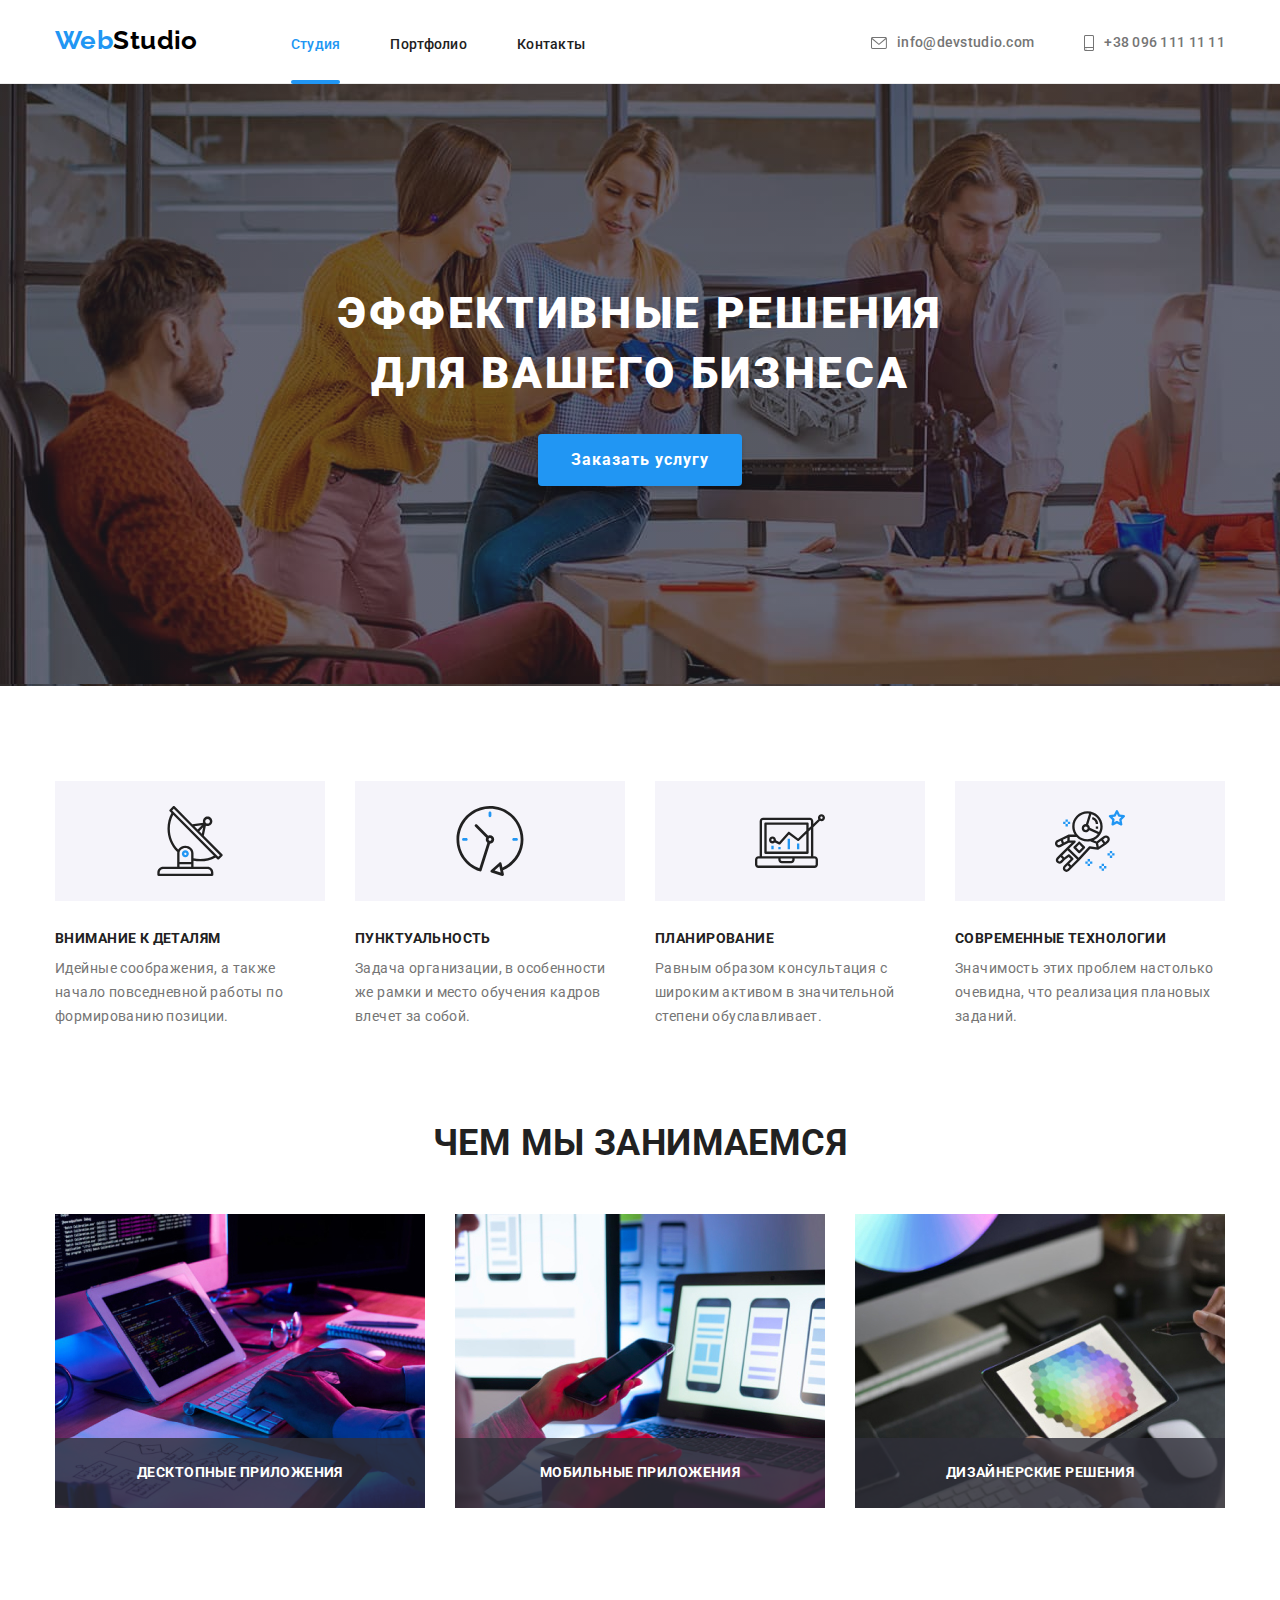
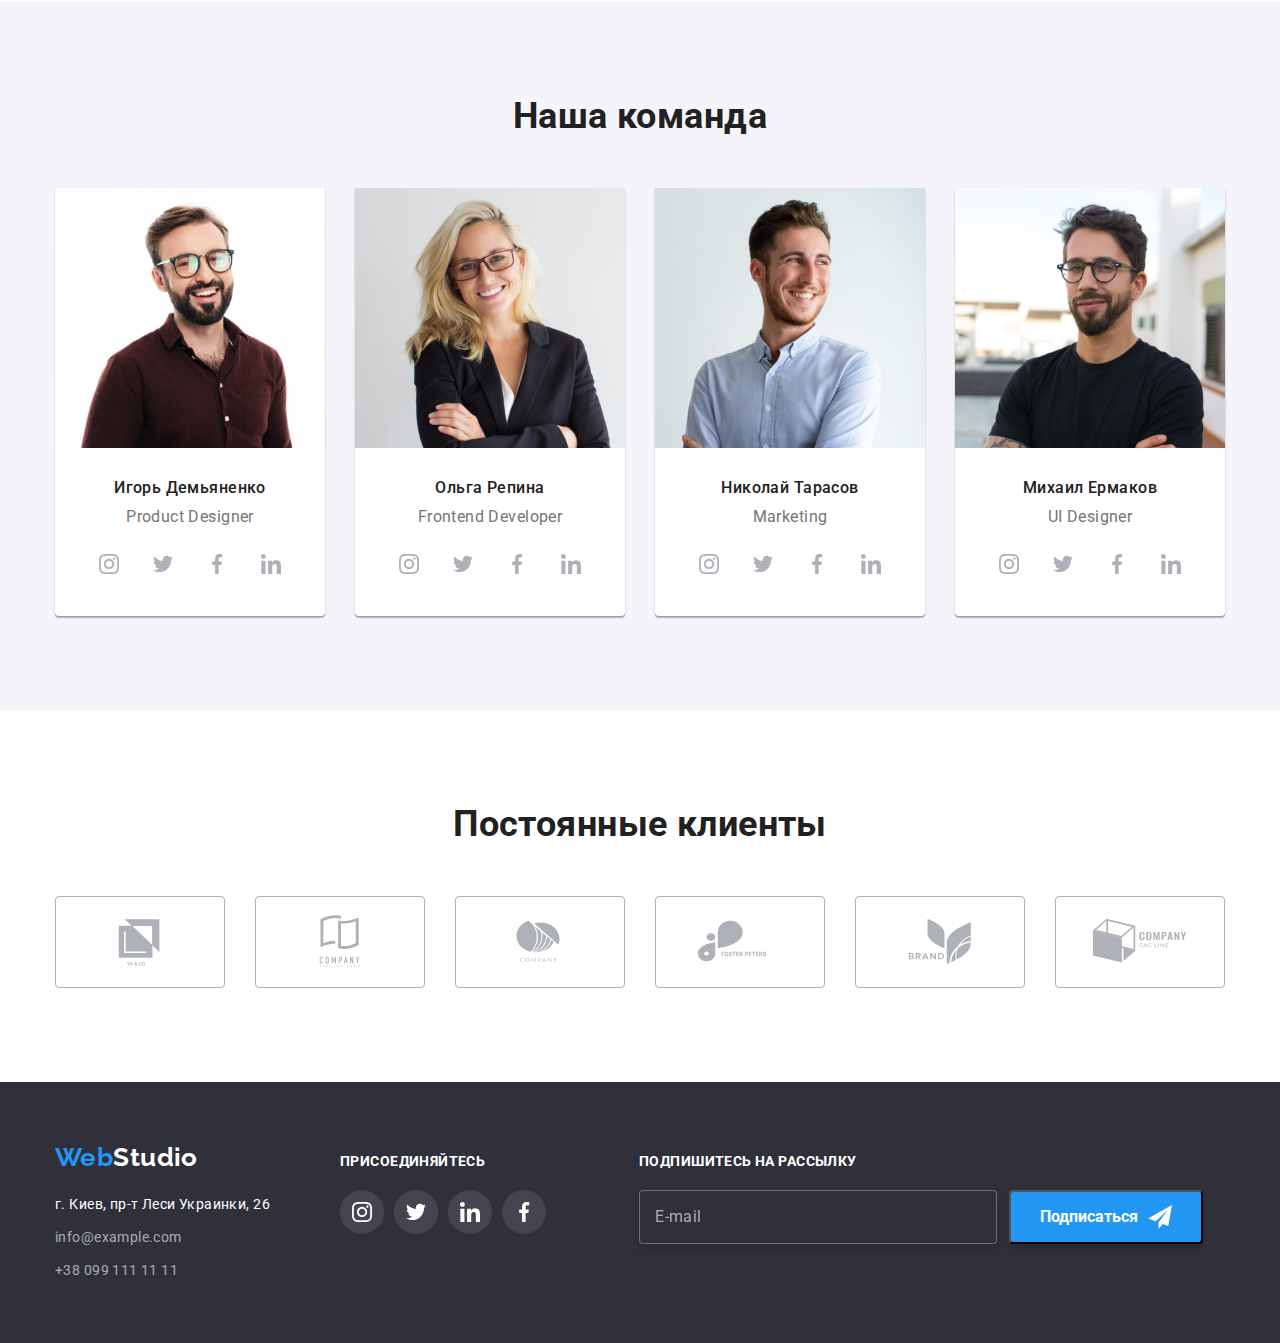
<file: index.html>
<!DOCTYPE html>
<html lang="en">

<head>
    <meta charset="UTF-8" />
    <meta http-equiv="X-UA-Compatible" content="IE=edge" />
    <meta name="viewport" content="width=device-width, initial-scale=1.0" />
    <title>Web Studio</title>
    <link rel="stylesheet"
        href="https://cdnjs.cloudflare.com/ajax/libs/modern-normalize/1.0.0/modern-normalize.min.css" />
    <link rel="preconnect" href="https://fonts.googleapis.com" />
    <link rel="preconnect" href="https://fonts.gstatic.com" crossorigin />
    <link rel="stylesheet"
        href="https://fonts.googleapis.com/css2?family=Raleway:wght@700&family=Roboto:wght@400;500;700;900&display=swap" />
    <link rel="stylesheet" href="./css/main.min.css">
</head>

<body class="body-page">
    <header class="head">
        <div class="container headstyle">
            <a href="./index.html" class="head__logo"><span class="logostyle">Web</span>Studio</a>
            <nav class="container-nav">
                
                <ul class="site-nav cont-site">

                    <li class="container-nav__list-nav"><a href="./index.html" class="link current">Студия</a></li>
                    <li class="container-nav__list-nav"><a href="./portfolio.html" class="link">Портфолио</a></li>
                    <li class="container-nav__list-nav"><a href="" class="link">Контакты</a></li>
                </ul>

            </nav>
            <ul class="contacts">
                <li class="contacts__contacts-item">
                    <a href="mailto:info@devstudio.com" class="contacts__contacts-link">
                        <svg width="16" height="12" class="icon-decoration">
                            <use href="./images/icons.svg#icon-envelope"></use>
                        </svg>
                        info@devstudio.com
                    </a>
                </li>
                <li class="contacts__contacts-item">
                    <a href="tel:+380961111111" class="contacts__contacts-link">
                        <svg width="10" height="16" class="icon-decoration">
                            <use href="./images/icons.svg#icon-smartphone"></use>
                        </svg>
                        +38 096 111 11 11
                    </a>

                </li>
            </ul>
        </div>
    </header>
    <main>
        <section class="greeting">
            <div class="greet-box container">
                <h1 class="greeting__greeting-title">Эффективные решения для вашего бизнеса</h1>
                <button type="button" class="greeting__primary button" data-modal-open>Заказать услугу</button>
            </div>
        </section>
        <section class="features">
            <div class="container">
                <ul class="features__features-list">
                    <li class="features__features-item">
                        <div class="features__features-icons">
                            <svg width="70" height="70" class="features-icon-decoration">
                                <use href="./images/icons.svg#icon-antenna"></use>
                            </svg>
                        </div>
                        <h3 class="features__features-title">Внимание к деталям</h3>
                        <p class="features__text">Идейные соображения, а также начало повседневной работы по формированию позиции.
                        </p>
                    </li>
                    <li class="features__features-item">
                        <div class="features__features-icons">
                            <svg width="70" height="70" class="features-icon-decoration">
                                <use href="./images/icons.svg#icon-clock"></use>
                            </svg>
                        </div>
                        <h3 class="features__features-title">Пунктуальность</h3>
                        <p class="features__text">Задача организации, в особенности же рамки и место обучения кадров влечет за
                            собой.</p>
                    </li>

                    <li class="features__features-item">
                        <div class="features__features-icons">
                            <svg width="70" height="70" class="features-icon-decoration">
                                <use href="./images/icons.svg#icon-diagram"></use>
                            </svg>
                        </div>
                        <h3 class="features__features-title">Планирование</h3>
                        <p class="features__text">Равным образом консультация с широким активом в значительной степени
                            обуславливает.</p>
                    </li>
                    <li class="features__features-item">
                        <div class="features__features-icons">
                            <svg width="70" height="70" class="features-icon-decoration">
                                <use href="./images/icons.svg#icon-astronaut"></use>
                            </svg>
                        </div>
                        <h3 class="features__features-title">Современные технологии</h3>
                        <p class="features__text">Значимость этих проблем настолько очевидна, что реализация плановых заданий.</p>
                    </li>
                </ul>
            </div>
        </section>
        <section class="work">
            <div class="examples container">
                <h2 class="work__examples-work-title">Чем мы занимаемся</h2>
                <ul class="work__examples-list">
                    <li class="work__examples-item">
                        <img src="./images/box1.jpg" alt="Разработка программ" width="370" class="image">
                        <p class="work__examples-description">
                            Десктопные приложения
                        </p>
                    </li>

                    <li class="work__examples-item">
                        <img src="./images/box2.jpg" alt="Разработка мобильных приложений" width="370" class="image">
                        <p class="work__examples-description">
                            Мобильные приложения
                        </p>
                    </li>
                    <li class="work__examples-item">
                        <img src="./images/box3.jpg" alt="Дизайн" width="370" class="image">
                        <p class="work__examples-description">
                            Дизайнерские решения
                        </p>
                    </li>
                </ul>
            </div>
        </section>
        <section class="team-list">
            <div class="team container">
                <h2 class="team-list__team-title">Наша команда</h2>
                <ul class="profile">
                    <li class="profile__team-item">
                        <img src="./images/img.jpg" alt="Product Designer" width="270" class="profile__image image">
                        <div class="profile__profile-description">
                            <h3 class="profile__name">Игорь Демьяненко</h3>
                            <p class="profile__profession">Product Designer</p>

                            <ul class="social-network">
                                <li class="social-network__icon-link-item">
                                    <a href="" class="instagram icon-link">
                                        <svg width="20" height="20" class="social-link-icon">
                                            <use href="./images/icons.svg#icon-instagram"></use>
                                        </svg>
                                    </a>
                                </li>
                                <li class="social-network__icon-link-item">
                                    <a href="" class="twitter icon-link">
                                        <svg width="20" height="20" class="social-link-icon">
                                            <use href="./images/icons.svg#icon-twitter"></use>
                                        </svg>
                                    </a>
                                </li>
                                <li class="social-network__icon-link-item">
                                    <a href="" class="facebook icon-link">
                                        <svg width="20" height="20" class="social-link-icon">
                                            <use href="./images/icons.svg#icon-facebook"></use>
                                        </svg>
                                    </a>
                                </li>
                                <li class="social-network__icon-link-item">
                                    <a href="" class="linkedin icon-link">
                                        <svg width="20" height="20" class="social-link-icon">
                                            <use href="./images/icons.svg#icon-linkedin"></use>
                                        </svg>
                                    </a>
                                </li>
                            </ul>
                        </div>
                    </li>
                    <li class="profile__team-item">
                        <img src="./images/img1.jpg" alt="Frontend Developer" width="270"
                            class="profile__image image">
                        <div class="profile__profile-description">
                            <h3 class="profile__name">Ольга Репина</h3>
                            <p class="profile__profession">Frontend Developer</p>
                            <ul class="social-network">
                                <li class="social-network__icon-link-item">
                                    <a href="" class="instagram icon-link">
                                        <svg width="20" height="20" class="social-link-icon">
                                            <use href="./images/icons.svg#icon-instagram"></use>
                                        </svg>
                                    </a>
                                </li>
                                <li class="social-network__icon-link-item">
                                    <a href="" class="twitter icon-link">
                                        <svg width="20" height="20" class="social-link-icon">
                                            <use href="./images/icons.svg#icon-twitter"></use>
                                        </svg>
                                    </a>
                                </li>
                                <li class="social-network__icon-link-item">
                                    <a href="" class="facebook icon-link">
                                        <svg width="20" height="20" class="social-link-icon">
                                            <use href="./images/icons.svg#icon-facebook"></use>
                                        </svg>
                                    </a>
                                </li>
                                <li class="social-network__icon-link-item">
                                    <a href="" class="linkedin icon-link">
                                        <svg width="20" height="20" class="social-link-icon">
                                            <use href="./images/icons.svg#icon-linkedin"></use>
                                        </svg>
                                    </a>
                                </li>
                            </ul>
                        </div>
                    </li>
                    <li class="profile__team-item">
                        <img src="./images/img2.jpg" alt="Marketing" width="270" class="profile__image image">
                        <div class="profile__profile-description">
                            <h3 class="profile__name">Николай Тарасов</h3>
                            <p class="profile__profession">Marketing</p>
                            <ul class="social-network">
                                <li class="social-network__icon-link-item">
                                    <a href="" class="instagram icon-link">
                                        <svg width="20" height="20" class="social-link-icon">
                                            <use href="./images/icons.svg#icon-instagram"></use>
                                        </svg>
                                    </a>
                                </li>
                                <li class="social-network__icon-link-item">
                                    <a href="" class="twitter icon-link">
                                        <svg width="20" height="20" class="social-link-icon">
                                            <use href="./images/icons.svg#icon-twitter"></use>
                                        </svg>
                                    </a>
                                </li>
                                <li class="social-network__icon-link-item">
                                    <a href="" class="facebook icon-link">
                                        <svg width="20" height="20" class="social-link-icon">
                                            <use href="./images/icons.svg#icon-facebook"></use>
                                        </svg>
                                    </a>
                                </li>
                                <li class="social-network__icon-link-item">
                                    <a href="" class="linkedin icon-link">
                                        <svg width="20" height="20" class="social-link-icon">
                                            <use href="./images/icons.svg#icon-linkedin"></use>
                                        </svg>
                                    </a>
                                </li>
                            </ul>
                        </div>
                    </li>
                    <li class="profile__team-item">
                        <img src="./images/img3.jpg" alt="UI Designer" width="270" class="profile__image image">
                        <div class="profile__profile-description">
                            <h3 class="profile__name">Михаил Ермаков</h3>
                            <p class="profile__profession">UI Designer</p>
                            <ul class="social-network">
                                <li class="social-network__icon-link-item">
                                    <a href="" class="instagram icon-link">
                                        <svg width="20" height="20" class="social-link-icon">
                                            <use href="./images/icons.svg#icon-instagram"></use>
                                        </svg>
                                    </a>
                                </li>
                                <li class="social-network__icon-link-item">
                                    <a href="" class="twitter icon-link">
                                        <svg width="20" height="20" class="social-link-icon">
                                            <use href="./images/icons.svg#icon-twitter"></use>
                                        </svg>
                                    </a>
                                </li>
                                <li class="social-network__icon-link-item">
                                    <a href="" class="facebook icon-link">
                                        <svg width="20" height="20" class="social-link-icon">
                                            <use href="./images/icons.svg#icon-facebook"></use>
                                        </svg>
                                    </a>
                                </li>
                                <li class="social-network__icon-link-item">
                                    <a href="" class="linkedin icon-link">
                                        <svg width="20" height="20" class="social-link-icon">
                                            <use href="./images/icons.svg#icon-linkedin"></use>
                                        </svg>
                                    </a>
                                </li>
                            </ul>
                        </div>

                    </li>
                </ul>
            </div>
        </section>
        <section class="clients">
            <div class="clients-group container">
                <h2 class="clients-title">Постоянные клиенты</h2>
                <ul class="clients-list">
                    <li class="clients-item">
                        <a href="" class="clients-link">
                            <svg width="106" height="60" class="clients-link-icon">
                                <use href="./images/icons.svg#icon-Logo-company1">
                                </use>
                            </svg>
                        </a>
                    </li>
                    <li class="clients-item">
                        <a href="" class="clients-link">
                            <svg width="106" height="60" class="clients-link-icon">
                                <use href="./images/icons.svg#icon-Logo-company2">
                                </use>
                            </svg>
                        </a>
                    </li>
                    <li class="clients-item">
                        <a href="" class="clients-link">
                            <svg width="106" height="60" class="clients-link-icon">
                                <use href="./images/icons.svg#icon-Logo-company3">
                                </use>
                            </svg>
                        </a>
                    </li>
                    <li class="clients-item">
                        <a href="" class="clients-link">
                            <svg width="106" height="60" class="clients-link-icon">
                                <use href="./images/icons.svg#icon-Logo-company4">
                                </use>
                            </svg>
                        </a>
                    </li>
                    <li class="clients-item">
                        <a href="" class="clients-link">
                            <svg width="106" height="60" class="clients-link-icon">
                                <use href="./images/icons.svg#icon-Logo-company5">
                                </use>
                            </svg>
                        </a>
                    </li>
                    <li class="clients-item">
                        <a href="" class="clients-link">
                            <svg width="106" height="60" class="clients-link-icon">
                                <use href="./images/icons.svg#icon-Logo-company6">
                                </use>
                            </svg>
                        </a>
                    </li>
                </ul>
            </div>

        </section>
    </main>
    <footer class="footer-section">
        <div class="container basement">
            <div class="logo-address">
                <a href="./index.html" class="foot-logo"><span class="footstyle">Web</span>Studio</a>
                <address class="address-text ident">г. Киев, пр-т Леси Украинки, 26
                    <ul class="list-ident">
                        <li class="ident"><a href="mailto:info@example.com" class="foot-link">info@example.com</a>
                        </li>
                        <li class="ident"><a href="tel:+380991111111" class="foot-link">+38 099 111 11 11</a></li>
                    </ul>
                </address>
            </div>
            <div class="social-link-list">
                <h2 class="social-link-head">ПРИСОЕДИНЯЙТЕСЬ</h2>
                <ul class="footer-social-list">
                    <li class="foot-social-item">
                        <a href="" class="instagram icon-link-footer">
                            <svg width="20" height="20" class="social-link-icon">
                                <use href="./images/icons.svg#icon-instagram"></use>
                            </svg>
                        </a>
                    </li>
                    <li class="foot-social-item">
                        <a href="" class="twitter icon-link-footer">
                            <svg width="20" height="20" class="social-link-icon">
                                <use href="./images/icons.svg#icon-twitter"></use>
                            </svg>
                        </a>
                    </li>
                    <li class="foot-social-item">
                        <a href="" class="linkedin icon-link-footer">
                            <svg width="20" height="20" class="social-link-icon">
                                <use href="./images/icons.svg#icon-linkedin"></use>
                            </svg>
                        </a>
                    </li>
                    <li class="foot-social-item">
                        <a href="" class="facebook icon-link-footer">
                            <svg width="20" height="20" class="social-link-icon">
                                <use href="./images/icons.svg#icon-facebook"></use>
                            </svg>
                        </a>
                    </li>
                </ul>
            </div>
            <div class="form-container">
                <span class="form-container-head">Подпишитесь на рассылку</span>
                <form class="join-form">
                    <label for="write-email">
                    </label>
                    <input type="email" name="mail-name" id="write-email" class="email-box" placeholder="E-mail">
                    <!-- <div class="button-submit-box"> -->
                        <button type="submit" class="submit-btn">Подписаться
                        <svg class="submit-icon-send">
                            <use href="./images/icons.svg#icon-send"></use>
                        </svg>
                        </button>
                    <!-- </div> -->
                </form>
            </div>
        </div>
    </footer>
    <div class="backdrop is-hidden" data-modal>
        <div class="modal">
            <button type="button" class="btn-close" data-modal-close>
                <svg class="btn-close-icon">
                    <use href="./images/icons.svg#icon-close"></use>
                </svg>
            </button>
            <p class="modal-head-title">Оставьте свои данные, мы вам перезвоним</p>
            <form class="modal-form">
                <div class="modal-field">
                    <label for="input-name" class="section-text modal-text">Имя
                    </label>
                    <span class="modal-form-field">
                        <input type="text" name="name" class="modal-input" id="input-name" placeholder=" " required>
                        <svg class="input-icon">
                            <use href="./images/icons.svg#icon-human"></use>
                        </svg>
                    </span>
                </div>
                <div class="modal-field">
                    <label for="input-tel" class="section-text modal-text">Телефон
                    </label>
                    <span class="modal-form-field">
                        <input type="tel" name="tel" class="modal-input" id="input-tel" placeholder=" " required>
                        <svg class="input-icon">
                            <use href="./images/icons.svg#telephone"></use>
                        </svg>
                    </span>
                </div>

                <div class="modal-field">
                    <label for="input-email" class="section-text modal-text">Ваша почта
                    </label>
                    <span class="modal-form-field">
                        <input type="email" name="email" class="modal-input" id="input-email" placeholder=" " required>
                        <svg class="input-icon">
                            <use href="./images/icons.svg#mail-convert"></use>
                        </svg>
                    </span>
                </div>
                <div class="modal-field">
                    <label for="input-text" class="section-text modal-text">Комментарий</label>
                    <textarea name="text" id="input-text" class="modal-textarea" placeholder="Введите текст"></textarea>
                </div>
                <div class="modal-field-license">
                    <span class="check-mark">
                        <input type="checkbox" class="input-check visually-hidden" id="input-check">

                        <label for="input-check" class="section-text check-text">
                            <svg class="input-icon-check">
                                <use href="./images/icons.svg#icon-check"></use>
                            </svg>
                            <span class="policy-head">Соглашаюсь с рассылкой и принимаю&nbsp;<a href=""
                                    class="policy-agreement">Условия договора</a></span>
                        </label>
                    </span>

                </div>
                <button type="submit" class="submit-button">Отправить</button>
            </form>
        </div>
    </div>
    <script src="./jscript/modal.js"></script>

</body>

</html>
</file>
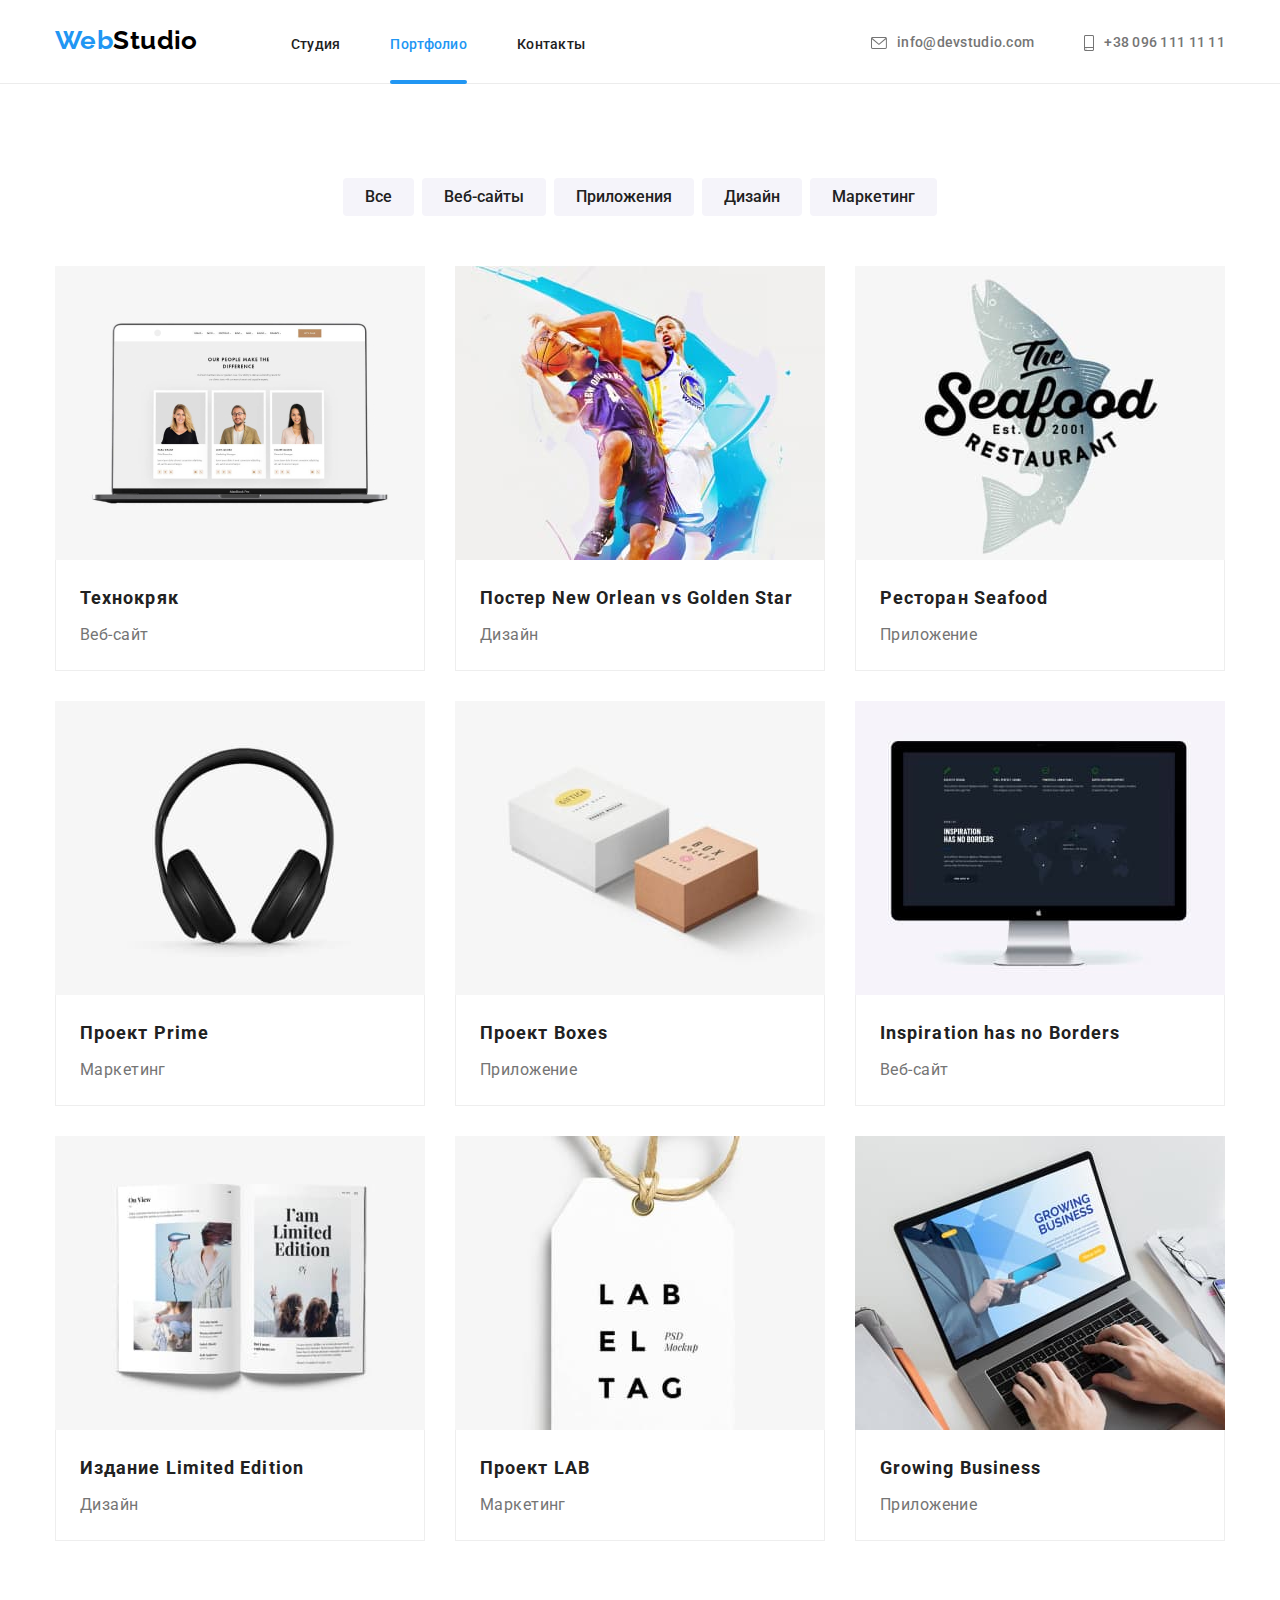
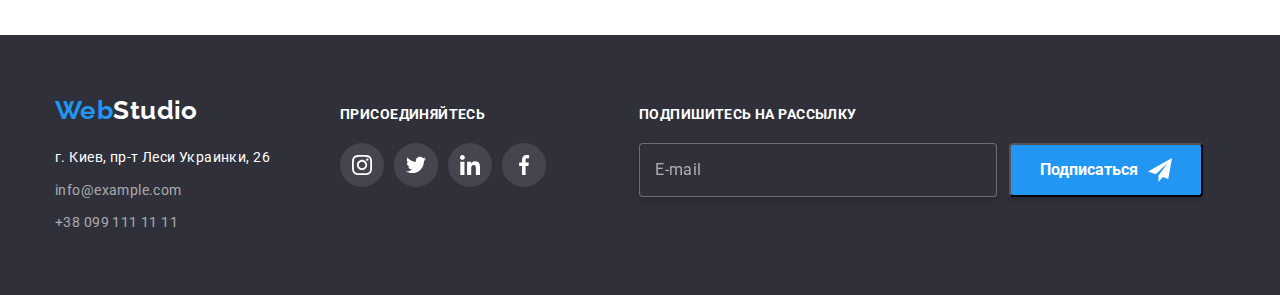
<file: portfolio.html>
<!DOCTYPE html>
<html lang="en">

<head>
    <meta charset="UTF-8" />
    <meta http-equiv="X-UA-Compatible" content="IE=edge" />
    <meta name="viewport" content="width=device-width, initial-scale=1.0" />
    <title>Портфолио</title>

    <link rel="stylesheet"
        href="https://cdnjs.cloudflare.com/ajax/libs/modern-normalize/1.0.0/modern-normalize.min.css">

    <link rel="preconnect" href="https://fonts.googleapis.com">
    <link rel="preconnect" href="https://fonts.gstatic.com" crossorigin>
    <link
        href="https://fonts.googleapis.com/css2?family=Raleway:wght@700&family=Roboto:wght@400;500;700;900&display=swap"
        rel="stylesheet">
    <link rel="stylesheet" href="./css/main.min.css">
</head>

<body class="body-page">
    <header class="head">
        <div class="container headstyle">
            <a href="./index.html" class="head__logo"><span class="logostyle">Web</span>Studio</a>
            <nav class="container-nav">
                <ul class="site-nav cont-site">
                    <li class="container-nav__list-nav"><a href="./index.html" class="link">Студия</a></li>
                    <li class="container-nav__list-nav"><a href="./portfolio.html" class="link current">Портфолио</a></li>
                    <li class="container-nav__list-nav"><a href="" class="link">Контакты</a></li>
                </ul>
            </nav>
            <ul class="contacts">
                <li class="contacts__contacts-item">
                    <a href="mailto:info@devstudio.com" class="contacts__contacts-link">
                        <svg width="16" height="12" class="icon-decoration">
                            <use href="./images/icons.svg#icon-envelope"></use>
                        </svg>
                        info@devstudio.com
                    </a>
                </li>
                <li class="contacts__contacts-item">
                    <a href="tel:+380961111111" class="contacts__contacts-link">
                        <svg width="10" height="16" class="icon-decoration">
                            <use href="./images/icons.svg#icon-smartphone"></use>
                        </svg>
                        +38 096 111 11 11
                    </a>
                </li>
            </ul>
        </div>
    </header>
    <main>

        <section class="prime">
            <div class="container content">
                <h2 class="visually-hidden">Фильтр</h2>

                <ul class="filter">
                    <li class="item-btn"><button type="button" class="btn primary">Все</button></li>
                    <li class="item-btn"><button type="button" class="btn second">Веб-сайты</button></li>
                    <li class="item-btn"><button type="button" class="btn second">Приложения</button></li>
                    <li class="item-btn"><button type="button" class="btn second">Дизайн</button></li>
                    <li class="item-btn"><button type="button" class="btn second">Маркетинг</button></li>
                </ul>

                <h2 class="visually-hidden">Список работ</h2>

                <ul class="work-list">
                    <li class="list-item">
                        <a href="" class="list-item-link">
                            <div class="pop-up-window">
                                <img src="./images/p_img1.jpg" alt="Техно кряка" class="image" width="370">
                                <p class="pop-up-text">
                                    Технокряк это современная площадка распространения коронавируса. Компании используют
                                    эту платформу для цифрового
                                    шпионажа и атак на защищённые сервера конкурентов.
                                </p>
                            </div>
                            <div class="description-card">
                                <h3 class="item-title">Технокряк</h3>
                                <p class="item">Веб-сайт</p>
                            </div>
                        </a>
                    </li>

                    <li class="list-item">
                        <a href="" class="list-item-link">
                            <div class="pop-up-window">
                                <img src="./images/p_img2.jpg" alt="Постер баскетбол" class="image" width="370">
                                <p class="pop-up-text">
                                    Технокряк это современная площадка распространения коронавируса. Компании используют
                                    эту платформу для цифрового
                                    шпионажа и атак на защищённые сервера конкурентов.
                                </p>
                            </div>
                            <div class="description-card">
                                <h3 class="item-title">Постер New Orlean vs Golden Star</h3>
                                <p class="item">Дизайн</p>
                            </div>

                        </a>
                    </li>

                    <li class="list-item">
                        <a href="" class="list-item-link">
                            <div class="pop-up-window">
                                <img src="./images/p_img3.jpg" alt="Ресторанчик" class="image" width="370">
                                <p class="pop-up-text">
                                    Технокряк это современная площадка распространения коронавируса. Компании используют
                                    эту платформу для цифрового
                                    шпионажа и атак на защищённые сервера конкурентов.
                                </p>
                            </div>
                            <div class="description-card">
                                <h3 class="item-title">Ресторан Seafood</h3>
                                <p class="item">Приложение</p>
                            </div>

                        </a>
                    </li>

                    <li class="list-item">
                        <a href="" class="list-item-link">
                            <div class="pop-up-window">
                                <img src="./images/p_img4.jpg" alt="Наушнички" class="image" width="370">
                                <p class="pop-up-text">
                                    Технокряк это современная площадка распространения коронавируса. Компании используют
                                    эту платформу для цифрового
                                    шпионажа и атак на защищённые сервера конкурентов.
                                </p>
                            </div>
                            <div class="description-card">
                                <h3 class="item-title">Проект Prime</h3>
                                <p class="item">Маркетинг</p>
                            </div>

                        </a>
                    </li>

                    <li class="list-item">
                        <a href="" class="list-item-link">
                            <div class="pop-up-window">
                                <img src="./images/p_img5.jpg" alt="Какие то коробки" class="image" width="370">
                                <p class="pop-up-text">
                                    Технокряк это современная площадка распространения коронавируса. Компании используют
                                    эту платформу для цифрового
                                    шпионажа и атак на защищённые сервера конкурентов.
                                </p>
                            </div>
                            <div class="description-card">
                                <h3 class="item-title">Проект Boxes</h3>
                                <p class="item">Приложение</p>
                            </div>

                        </a>
                    </li>

                    <li class="list-item">
                        <a href="" class="list-item-link">
                            <div class="pop-up-window">
                                <img src="./images/p_img6.jpg" alt="Мониторчик" class="image" width="370">
                                <p class="pop-up-text">
                                    Технокряк это современная площадка распространения коронавируса. Компании используют
                                    эту платформу для цифрового
                                    шпионажа и атак на защищённые сервера конкурентов.
                                </p>
                            </div>
                            <div class="description-card">
                                <h3 class="item-title">Inspiration has no Borders</h3>
                                <p class="item">Веб-сайт</p>
                            </div>

                        </a>
                    </li>

                    <li class="list-item">
                        <a href="" class="list-item-link">
                            <div class="pop-up-window">
                                <img src="./images/p_img7.jpg" alt="Журнальчик" class="image" width="370">
                                <p class="pop-up-text">
                                    Технокряк это современная площадка распространения коронавируса. Компании используют
                                    эту платформу для цифрового
                                    шпионажа и атак на защищённые сервера конкурентов.
                                </p>
                            </div>
                            <div class="description-card">
                                <h3 class="item-title">Издание Limited Edition</h3>
                                <p class="item">Дизайн</p>
                            </div>

                        </a>
                    </li>

                    <li class="list-item">
                        <a href="" class="list-item-link">
                            <div class="pop-up-window">
                                <img src="./images/p_img8.jpg" alt="Етикетка" class="image" width="370">
                                <p class="pop-up-text">
                                    Технокряк это современная площадка распространения коронавируса. Компании используют
                                    эту платформу для цифрового
                                    шпионажа и атак на защищённые сервера конкурентов.
                                </p>
                            </div>
                            <div class="description-card">
                                <h3 class="item-title">Проект LAB</h3>
                                <p class="item">Маркетинг</p>
                            </div>

                        </a>
                    </li>

                    <li class="list-item">
                        <a href="" class="list-item-link">
                            <div class="pop-up-window">
                                <img src="./images/p_img9.jpg" alt="Ноутбук" class="image" width="370">
                                <p class="pop-up-text">
                                    Технокряк это современная площадка распространения коронавируса. Компании используют
                                    эту платформу для цифрового
                                    шпионажа и атак на защищённые сервера конкурентов.
                                </p>
                            </div>
                            <div class="description-card">
                                <h3 class="item-title">Growing Business</h3>
                                <p class="item">Приложение</p>
                            </div>

                        </a>
                    </li>

                </ul>
            </div>
        </section>
    </main>
    <footer class="footer-section">
        <div class="container basement">
            <div class="logo-address">
                <a href="./index.html" class="foot-logo"><span class="footstyle">Web</span>Studio</a>
                <address class="address-text ident">г. Киев, пр-т Леси Украинки, 26
                    <ul class="list-ident">
                        <li class="ident"><a href="mailto:info@example.com" class="foot-link">info@example.com</a>
                        </li>
                        <li class="ident"><a href="tel:+380991111111" class="foot-link">+38 099 111 11 11</a></li>
                    </ul>
                </address>
            </div>
            <div class="social-link-list">
                <h2 class="social-link-head">ПРИСОЕДИНЯЙТЕСЬ</h2>
                <ul class="footer-social-list">
                    <li class="foot-social-item">
                        <a href="" class="instagram icon-link-footer">
                            <svg width="20" height="20" class="social-link-icon">
                                <use href="./images/icons.svg#icon-instagram"></use>
                            </svg>
                        </a>
                    </li>
                    <li class="foot-social-item">
                        <a href="" class="twitter icon-link-footer">
                            <svg width="20" height="20" class="social-link-icon">
                                <use href="./images/icons.svg#icon-twitter"></use>
                            </svg>
                        </a>
                    </li>
                    <li class="foot-social-item">
                        <a href="" class="linkedin icon-link-footer">
                            <svg width="20" height="20" class="social-link-icon">
                                <use href="./images/icons.svg#icon-linkedin"></use>
                            </svg>
                        </a>
                    </li>
                    <li class="foot-social-item">
                        <a href="" class="facebook icon-link-footer">
                            <svg width="20" height="20" class="social-link-icon">
                                <use href="./images/icons.svg#icon-facebook"></use>
                            </svg>
                        </a>
                    </li>
                </ul>
            </div>
            <div class="form-container">
                <span class="form-container-head">Подпишитесь на рассылку</span>
                <form class="join-form">
                    <label for="write-email">
                    </label>
                    <input type="email" name="mail-name" id="write-email" class="email-box" placeholder="E-mail">
                    <!-- <div class="button-submit-box"> -->
                    <button type="submit" class="submit-btn">Подписаться
                        <svg class="submit-icon-send">
                            <use href="./images/icons.svg#icon-send"></use>
                        </svg>
                    </button>
                    <!-- </div> -->
                </form>
            </div>
        </div>
    </footer>
</body>

</html>
</file>
<file: css/main.min.css>
.visually-hidden{position:absolute;width:1px;height:1px;margin:-1px;border:0;padding:0;white-space:nowrap;clip-path:inset(100%);clip:rect(0 0 0 0);overflow:hidden}:root{--font-family: Roboto, sans-serif;--primary-text-color: #757575;--title-text-color: #212121;--accent-color: #2196f3;--primary-bg-color: #ffffff;--head-foot-bgcolor: #2f303a;--btn-prime-color: #ffffff;--btn-second-color: #f5f4fa;--greeting-words-color: #ffffff;--icons-color: #afb1b8;--footer-icons: #ffffff}*,*::before,*::after{box-sizing:border-box}h1,h2,h3,h4,h5,h6,p,ul{margin:0px;padding:0px}ul{list-style:none}.image{display:block}a{text-decoration:none}body{background-color:var(--primary-bg-color);color:var(--primary-text-color);font-family:var(--font-family);font-weight:400;letter-spacing:0.03em;font-size:14px;line-height:1.71;margin:0 auto}.container{width:1200px;margin:0px auto;padding-left:15px;padding-right:15px}.head__logo{color:#000000;font-family:Raleway, sans-serif;font-weight:700;font-size:26px;line-height:1.19;text-align:center;padding-top:25px;padding-bottom:25px;margin-right:93px;transition:color 250ms cubic-bezier(0.4, 0, 0.2, 1)}.head__logo:focus,.head__logo:hover{color:var(--accent-color)}.logostyle{color:var(--accent-color)}.foot-logo{color:#ffffff;font-family:Raleway;font-weight:700;font-size:26px;line-height:1.19}.footstyle{color:#2196f3}.greeting__primary.button{color:var(--btn-prime-color);background-color:var(--accent-color);font-family:inherit;font-weight:700;font-size:16px;line-height:1.88;letter-spacing:0.06em;margin-top:30px;padding:10px 32px;min-width:200px;border:1px solid transparent;border-radius:4px;box-shadow:0px 4px 4px rgba(0,0,0,0.15);transition:background-color 250ms cubic-bezier(0.4, 0, 0.2, 1)}.greeting__primary.button:hover,.greeting__primary.button:focus{background-color:#188ce8}.form-container{margin-left:93px}.form-container-head{color:var(--btn-prime-color);display:block;font-weight:700;font-size:14px;line-height:1.14;letter-spacing:0.03em;text-transform:uppercase;margin-bottom:20px;width:auto;height:auto}.join-form{display:flex}.email-box{background-color:var(--head-foot-bgcolor);padding:15px;margin-right:12px;width:358px;border:1px solid rgba(255,255,255,0.3);box-sizing:border-box;filter:drop-shadow(0px 4px 4px rgba(0,0,0,0.15));border-radius:4px}.email-box:focus{outline:1px solid var(--accent-color)}input[type='email']{color:rgba(255,255,255,0.6);font-weight:normal;font-size:16px;line-height:1.25;letter-spacing:0.03em}.submit-btn{color:var(--btn-prime-color);background-color:var(--accent-color);display:flex;align-items:center;position:relative;padding:10px 29px 10px 29px;box-shadow:0px 4px 4px rgba(0,0,0,0.15);border-radius:4px;font-weight:700;font-size:16px;line-height:1.87}.submit-icon-send{margin-left:10px;width:24px;height:24px;fill:var(--btn-prime-color)}.modal-form{display:flex;flex-direction:column;justify-content:center}.modal-head-title{display:block;margin-bottom:12px;font-weight:700;font-size:20px;line-height:1.15;text-align:center;letter-spacing:0.03em;color:var(--title-text-color)}.modal-field+.modal-field{margin-top:10px}.modal-field:nth-child(4){margin-bottom:30px}.modal-text{margin-bottom:4px;display:block;font-weight:400;font-size:12px;line-height:1.16;letter-spacing:0.01em}.modal-form-field{display:flex;position:relative}.modal-input{width:100%;height:40px;padding-left:40px;outline:none;border:1px solid rgba(33,33,33,0.2);border-radius:4px}.modal-input:not(:placeholder-shown),.modal-input:focus{border:1px solid var(--accent-color)}.input-icon{width:18px;height:18px;position:absolute;top:50%;left:13px;transform:translate(0, -50%)}.modal-input:focus+.input-icon{fill:var(--accent-color)}.modal-textarea{width:100%;height:120px;padding:16px 12px;outline:none;border:1px solid rgba(33,33,33,0.2);border-radius:4px;resize:none}.modal-textarea:focus{border:1px solid var(--accent-color)}.modal-textarea::placeholder{font-size:16px;line-height:1.25;display:flex;align-items:center;letter-spacing:0.03em}.modal-field-license{display:flex;align-items:center;margin:0 12px;margin-bottom:30px}.check-mark{position:relative;display:flex;justify-content:center;width:100%;padding-left:25px}.input-icon-check{position:absolute;top:50%;left:0;fill:#ffffff;width:16px;height:15px;transform:translate(0, -50%);border:1px solid #212121}.input-check:checked+.check-text .input-icon-check{background-color:var(--accent-color);border:1px solid var(--accent-color)}.policy-head{text-align:center;margin-left:7px;font-weight:400;font-size:14px;line-height:1.5;letter-spacing:0.03em}.policy-agreement{color:var(--accent-color);text-decoration:underline}.submit-button{background-color:var(--accent-color);color:var(--btn-prime-color);width:200px;height:50px;padding:10px 55px;border-radius:4px;align-self:center;transition:background-color 250ms cubic-bezier(0.4, 0, 0.2, 1)}.submit-button:focus,.submit-button:hover{background-color:#188ce8}.backdrop{position:fixed;top:0;left:0;width:100%;height:100%;background:rgba(0,0,0,0.2);opacity:1;transition:opacity 250ms cubic-bezier(0.4, 0, 0.2, 1)}.backdrop.is-hidden{opacity:0;pointer-events:none}.social-network{display:flex;justify-content:center;margin-top:16px}.social-network__icon-link-item+.social-network__icon-link-item{margin-left:10px}.icon-link{display:inline-flex;width:44px;height:44px;fill:var(--icons-color);border:1px solid transparent;border-radius:50%;overflow:hidden;align-items:center;justify-content:center;transition:background-color 250ms cubic-bezier(0.4, 0, 0.2, 1),fill 250ms cubic-bezier(0.4, 0, 0.2, 1)}.icon-link:hover,.icon-link:focus{background-color:var(--accent-color);fill:var(--btn-prime-color);outline:1px solid transparent}.social-link-list{margin-left:70px}.social-link-head{color:#ffffff;font-weight:700;font-size:14px;line-height:1.14;text-transform:uppercase}.footer-social-list{display:flex;margin-top:20px}.foot-social-item+.foot-social-item{margin-left:10px}.icon-link-footer{display:inline-flex;width:44px;height:44px;fill:var(--footer-icons);background-color:rgba(255,255,255,0.1);border:1px solid transparent;border-radius:50%;overflow:hidden;align-items:center;justify-content:center;transition:background-color 250ms cubic-bezier(0.4, 0, 0.2, 1)}.icon-link-footer:hover,.icon-link-footer:focus{background-color:var(--accent-color);outline:1px solid transparent}.modal{background:#ffffff;box-shadow:0px 1px 3px rgba(0,0,0,0.12),0px 1px 1px rgba(0,0,0,0.14),0px 2px 1px rgba(0,0,0,0.2);border-radius:4px;padding:40px;width:auto;height:auto;position:absolute;top:50%;left:50%;transform:translate(-50%, -50%)}.btn-close{width:30px;height:30px;position:absolute;padding:0;top:8px;right:8px;display:flex;background-color:inherit;border:1px solid rgba(0,0,0,0.1);border-radius:50%}.btn-close-icon{width:18px;height:18px;margin:auto;transition:fill 250ms cubic-bezier(0.4, 0, 0.2, 1)}.btn-close-icon:hover{fill:var(--accent-color)}.filter{display:flex;justify-content:center;margin-bottom:50px}.item-btn+.item-btn{margin-left:8px}.btn{background-color:#f5f4fa;border:1px transparent;border-radius:4px}.filter .btn.primary{color:var(--title-text-color);font-family:inherit;font-weight:500;font-size:16px;line-height:1.62;padding:6px 22px;margin:0;transition:color 250ms cubic-bezier(0.4, 0, 0.2, 1),background-color 250ms cubic-bezier(0.4, 0, 0.2, 1),box-shadow 250ms cubic-bezier(0.4, 0, 0.2, 1)}.filter .btn.primary:hover,.filter .btn.primary:focus{color:var(--btn-prime-color);background-color:var(--accent-color);box-shadow:0px 3px 1px rgba(0,0,0,0.1),0px 1px 2px rgba(0,0,0,0.08),0px 2px 2px rgba(0,0,0,0.12)}.filter .btn.second{color:var(--title-text-color);padding:6px 22px;margin:0;font-weight:500;font-size:16px;line-height:1.62;transition:color 250ms cubic-bezier(0.4, 0, 0.2, 1),background-color 250ms cubic-bezier(0.4, 0, 0.2, 1),box-shadow 250ms cubic-bezier(0.4, 0, 0.2, 1)}.filter .btn.second:hover,.filter .btn.second:focus{color:var(--btn-prime-color);background-color:var(--accent-color);box-shadow:0px 3px 1px rgba(0,0,0,0.1),0px 1px 2px rgba(0,0,0,0.08),0px 2px 2px rgba(0,0,0,0.12)}.work-list .item-title{color:var(--title-text-color);font-weight:700;font-size:18px;line-height:2;letter-spacing:0.06em;margin-bottom:4px}.work-list .item{color:var(--primary-text-color);font-size:16px;line-height:1.87}.work-list{display:flex;flex-wrap:wrap}.list-item{flex-basis:calc((100% - 90px) / 3);display:flex}.list-item:not(:nth-child(3n)){margin-right:30px}.list-item:not(:nth-last-child(-n+3)){margin-bottom:30px}.list-item-link{transition:box-shadow 250ms cubic-bezier(0.4, 0, 0.2, 1)}.list-item-link:focus,.list-item-link:hover{box-shadow:0px 1px 1px rgba(0,0,0,0.12),0px 4px 4px rgba(0,0,0,0.06),1px 4px 6px rgba(0,0,0,0.16)}.description-card{padding:20px 24px;border:1px solid #eeeeee;border-top:0px}.pop-up-window{position:relative;overflow:hidden}.pop-up-text{position:absolute;top:0;left:0;transform:translate(0, 100%);font-size:18px;line-height:1.56;padding:63px 24px;text-align:center;width:100%;height:100%;background-color:rgba(33,150,243,0.9);transition:transform 250ms cubic-bezier(0.4, 0, 0.2, 1)}.list-item-link:focus .pop-up-text,.list-item-link:hover .pop-up-text{transform:translate(0);color:#ffffff}.head{border-bottom:1px solid #ececec}.container.headstyle{display:flex;justify-content:space-between;align-items:center;align-items:baseline}.container-nav{display:flex;justify-content:space-between;align-items:baseline}.cont-site{display:flex;align-items:baseline}.container-nav__list-nav+.container-nav__list-nav{margin-left:50px}.site-nav .link{color:var(--title-text-color);font-weight:500;font-size:14px;line-height:1.14;letter-spacing:0.02em;padding-top:32px;padding-bottom:32px;transition:color 250ms cubic-bezier(0.4, 0, 0.2, 1)}.site-nav .link:hover,.site-nav .link:focus{color:var(--accent-color)}.link.current{position:relative;color:var(--accent-color)}.link.current::after{position:absolute;bottom:0;left:0;content:'';width:100%;height:4px;border-radius:2px;background-color:var(--accent-color)}.contacts{display:flex;margin-left:auto}.contacts__contacts-link{color:var(--primary-text-color);font-weight:500;line-height:1.14;letter-spacing:0.02em;padding-top:32px;padding-bottom:32px;display:flex;align-items:center;transition:color 250ms cubic-bezier(0.4, 0, 0.2, 1),fill 250ms cubic-bezier(0.4, 0, 0.2, 1)}.contacts__contacts-link:focus,.contacts__contacts-link:hover{color:var(--accent-color);fill:var(--accent-color)}.contacts__contacts-item{fill:var(--primary-text-color)}.contacts__contacts-item+.contacts__contacts-item{margin-left:50px}.icon-decoration{margin-right:10px}.greeting{background-color:var(--head-foot-bgcolor);background-image:linear-gradient(to left, rgba(47,48,58,0.4), rgba(47,48,58,0.4)),url("../images/overlay-background.jpg");max-width:1600px;text-align:center;padding:200px 0;margin:0 auto}.greet-box.container{color:var(--btn-prime-color);display:inline-block;text-align:center}.greeting__greeting-title{color:var(--greeting-words-color);font-weight:900;font-size:44px;line-height:1.36;letter-spacing:0.06em;text-transform:uppercase;width:696px;margin-left:auto;margin-right:auto}.features{padding-bottom:47px;padding-top:95px}.features__features-list{display:flex}.features__features-item{width:270px}.features__features-item+.features__features-item{margin-left:30px}.features__features-title{color:var(--title-text-color);font-weight:700;font-size:14px;line-height:1.14;margin-bottom:10px;text-transform:uppercase}.features__features-icons{display:flex;align-items:center;justify-content:center;height:120px;margin-bottom:30px;background-color:#f5f4fa}.features-icon-decoration{margin:0}.work{padding-bottom:94px;padding-top:47px}.work__examples-work-title{color:var(--title-text-color);font-weight:700;font-size:36px;line-height:1.16;text-align:center;text-transform:uppercase}.work__examples-list{display:flex;margin-top:50px}.work__examples-item{position:relative;width:370px}.work__examples-item+.work__examples-item{margin-left:30px}.work__examples-description{position:absolute;bottom:0;left:0;font-weight:700;font-size:14px;line-height:1.14;text-align:center;text-transform:uppercase;width:100%;height:70px;padding:27px 0;color:#ffffff;background-color:rgba(47,48,58,0.8)}.team-list{padding-top:94px;padding-bottom:94px;background-color:#f5f4fa}.profile .profile__name{color:var(--title-text-color);font-weight:500;font-size:16px;line-height:1.19}.profile .profile__profession{font-size:16px;line-height:1.19}.profile .profile__profile-description{padding-top:30px;padding-bottom:30px;text-align:center}.team-list__team-title{color:var(--title-text-color);font-weight:700;font-size:36px;line-height:1.16;text-align:center}.profile{display:flex;margin-top:50px}.profile__team-item{background-color:#ffffff;width:270px;text-align:center;box-shadow:0px 1px 3px rgba(0,0,0,0.12),0px 1px 1px rgba(0,0,0,0.14),0px 2px 1px rgba(0,0,0,0.2);border-radius:0px 0px 4px 4px}.profile__team-item+.profile__team-item{margin-left:30px}.profile__profession{margin-top:10px}.clients{padding-top:94px;padding-bottom:94px}.clients-group{display:block;width:1200px;padding-left:15px;padding-right:15px;margin-left:auto;margin-right:auto}.clients-title{color:var(--title-text-color);font-weight:700;font-size:36px;line-height:1.16;text-align:center}.clients-list{display:flex;flex-wrap:wrap;margin-top:50px}.clients-item{width:170px;height:92px;display:flex}.clients-item+.clients-item{margin-left:30px}.clients-link{display:flex;width:inherit;align-items:center;justify-content:center;fill:var(--icons-color);border:1px solid var(--icons-color);border-radius:4px;outline:1px solid transparent;transition:border 250ms cubic-bezier(0.4, 0, 0.2, 1),fill 250ms cubic-bezier(0.4, 0, 0.2, 1)}.clients-link:focus,.clients-link:hover{fill:var(--accent-color);border:1px solid var(--accent-color)}.clients-link-icon{width:106px;height:60px}.footer-section{background-color:var(--head-foot-bgcolor);padding:60px 0}.basement{display:flex;align-items:baseline}.logo-address{display:flex;flex-direction:column}.address-text{color:#ffffff;font-style:normal;font-weight:400;line-height:1.71;display:flex;flex-direction:column;margin-top:20px}.list-ident{margin-top:9px}.ident+.ident{margin-top:9px}.address-text.ident{margin-top:20px}.foot-link{color:rgba(255,255,255,0.6);margin-top:9px;line-height:1.71;transition:color 250ms cubic-bezier(0.4, 0, 0.2, 1)}.foot-link:hover,.foot-link:focus{color:var(--accent-color)}.email-box::placeholder{font-size:16px;line-height:1.25;display:flex;align-items:center;letter-spacing:0.03em;color:rgba(255,255,255,0.6)}.prime{padding:94px 0}
/*# sourceMappingURL=main.min.css.map */
</file>
